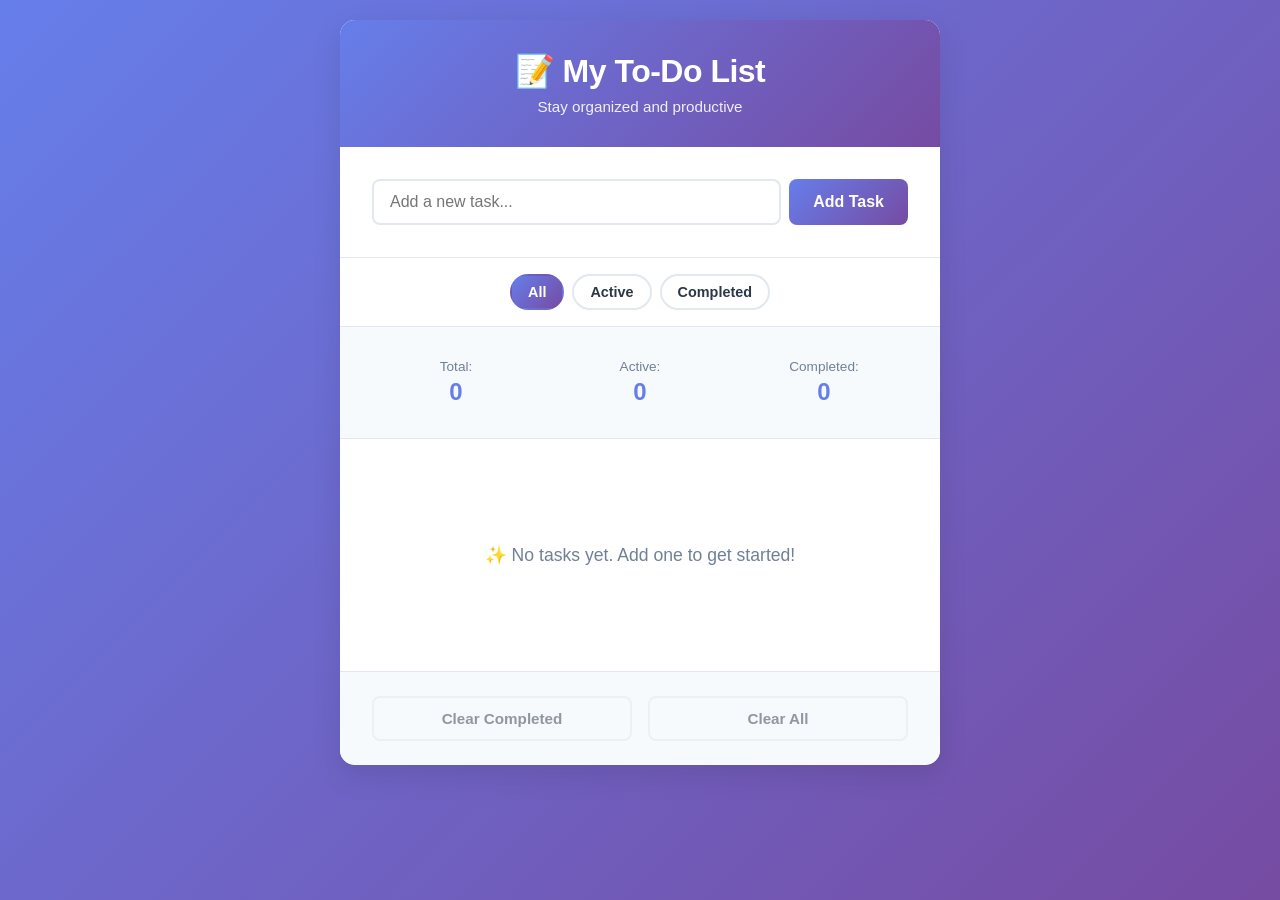
<file: todo/index.html>
<!DOCTYPE html>
<html lang="en">
<head>
    <meta charset="UTF-8">
    <meta name="viewport" content="width=device-width, initial-scale=1.0">
    <meta name="description" content="A simple and elegant to-do list application with local storage functionality.">
    <title>To-Do List App</title>
    <link rel="stylesheet" href="style.css">
</head>
<body>
    <div class="container">
        <div class="todo-app">
            <!-- Header -->
            <header class="todo-header">
                <h1>📝 My To-Do List</h1>
                <p class="subtitle">Stay organized and productive</p>
            </header>

            <!-- Input Section -->
            <div class="input-section">
                <div class="input-group">
                    <input 
                        type="text" 
                        id="todoInput" 
                        class="todo-input" 
                        placeholder="Add a new task..."
                        autocomplete="off"
                    >
                    <button id="addBtn" class="add-btn">Add Task</button>
                </div>
            </div>

            <!-- Filter Buttons -->
            <div class="filter-section">
                <button class="filter-btn active" data-filter="all">All</button>
                <button class="filter-btn" data-filter="active">Active</button>
                <button class="filter-btn" data-filter="completed">Completed</button>
            </div>

            <!-- Stats -->
            <div class="stats-section">
                <div class="stat-item">
                    <span class="stat-label">Total:</span>
                    <span class="stat-value" id="totalCount">0</span>
                </div>
                <div class="stat-item">
                    <span class="stat-label">Active:</span>
                    <span class="stat-value" id="activeCount">0</span>
                </div>
                <div class="stat-item">
                    <span class="stat-label">Completed:</span>
                    <span class="stat-value" id="completedCount">0</span>
                </div>
            </div>

            <!-- To-Do List -->
            <div class="todo-list-container">
                <ul class="todo-list" id="todoList">
                    <!-- Tasks will be added here dynamically -->
                </ul>
                <div class="empty-state" id="emptyState">
                    <p>✨ No tasks yet. Add one to get started!</p>
                </div>
            </div>

            <!-- Action Buttons -->
            <div class="action-buttons">
                <button id="clearCompletedBtn" class="clear-btn">Clear Completed</button>
                <button id="clearAllBtn" class="clear-all-btn">Clear All</button>
            </div>
        </div>
    </div>

    <script src="script.js"></script>
</body>
</html>
</file>
<file: todo/style.css>
/* ===========================
   Reset & Variables
   =========================== */
:root {
    --primary-color: #667eea;
    --secondary-color: #764ba2;
    --success-color: #48bb78;
    --danger-color: #f56565;
    --warning-color: #ed8936;
    --text-dark: #2d3748;
    --text-light: #718096;
    --bg-light: #f7fafc;
    --bg-white: #ffffff;
    --border-color: #e2e8f0;
    --shadow: 0 10px 30px rgba(0, 0, 0, 0.1);
    --transition: all 0.3s ease;
}

* {
    margin: 0;
    padding: 0;
    box-sizing: border-box;
}

html {
    scroll-behavior: smooth;
}

body {
    font-family: 'Segoe UI', Tahoma, Geneva, Verdana, sans-serif;
    background: linear-gradient(135deg, var(--primary-color) 0%, var(--secondary-color) 100%);
    min-height: 100vh;
    padding: 20px;
    color: var(--text-dark);
}

.container {
    max-width: 600px;
    margin: 0 auto;
}

/* ===========================
   Todo App Container
   =========================== */
.todo-app {
    background: var(--bg-white);
    border-radius: 15px;
    box-shadow: var(--shadow);
    overflow: hidden;
    animation: slideIn 0.4s ease;
}

@keyframes slideIn {
    from {
        opacity: 0;
        transform: translateY(20px);
    }
    to {
        opacity: 1;
        transform: translateY(0);
    }
}

/* ===========================
   Header
   =========================== */
.todo-header {
    background: linear-gradient(135deg, var(--primary-color) 0%, var(--secondary-color) 100%);
    color: white;
    padding: 2rem;
    text-align: center;
}

.todo-header h1 {
    font-size: 2rem;
    margin-bottom: 0.5rem;
    font-weight: 700;
    letter-spacing: -0.5px;
}

.subtitle {
    font-size: 0.95rem;
    opacity: 0.9;
    font-weight: 300;
}

/* ===========================
   Input Section
   =========================== */
.input-section {
    padding: 2rem;
    border-bottom: 1px solid var(--border-color);
}

.input-group {
    display: flex;
    gap: 0.5rem;
}

.todo-input {
    flex: 1;
    padding: 0.75rem 1rem;
    border: 2px solid var(--border-color);
    border-radius: 8px;
    font-size: 1rem;
    font-family: inherit;
    transition: var(--transition);
    outline: none;
}

.todo-input:focus {
    border-color: var(--primary-color);
    box-shadow: 0 0 0 3px rgba(102, 126, 234, 0.1);
}

.add-btn {
    padding: 0.75rem 1.5rem;
    background: linear-gradient(135deg, var(--primary-color) 0%, var(--secondary-color) 100%);
    color: white;
    border: none;
    border-radius: 8px;
    font-weight: 600;
    font-size: 1rem;
    cursor: pointer;
    transition: var(--transition);
    white-space: nowrap;
}

.add-btn:hover {
    transform: translateY(-2px);
    box-shadow: 0 5px 15px rgba(102, 126, 234, 0.3);
}

.add-btn:active {
    transform: translateY(0);
}

/* ===========================
   Filter Section
   =========================== */
.filter-section {
    display: flex;
    gap: 0.5rem;
    padding: 1rem 2rem;
    border-bottom: 1px solid var(--border-color);
    justify-content: center;
    flex-wrap: wrap;
}

.filter-btn {
    padding: 0.5rem 1rem;
    border: 2px solid var(--border-color);
    background: transparent;
    color: var(--text-dark);
    border-radius: 20px;
    font-weight: 600;
    cursor: pointer;
    transition: var(--transition);
    font-size: 0.9rem;
}

.filter-btn:hover {
    border-color: var(--primary-color);
    color: var(--primary-color);
}

.filter-btn.active {
    background: linear-gradient(135deg, var(--primary-color) 0%, var(--secondary-color) 100%);
    color: white;
    border-color: transparent;
}

/* ===========================
   Stats Section
   =========================== */
.stats-section {
    display: grid;
    grid-template-columns: repeat(3, 1fr);
    gap: 1rem;
    padding: 1.5rem 2rem;
    background: var(--bg-light);
    border-bottom: 1px solid var(--border-color);
}

.stat-item {
    text-align: center;
    padding: 0.5rem;
}

.stat-label {
    display: block;
    font-size: 0.85rem;
    color: var(--text-light);
    margin-bottom: 0.25rem;
    font-weight: 500;
}

.stat-value {
    display: block;
    font-size: 1.5rem;
    font-weight: 700;
    color: var(--primary-color);
}

/* ===========================
   Todo List
   =========================== */
.todo-list-container {
    position: relative;
    min-height: 200px;
    padding: 1rem 0;
}

.todo-list {
    list-style: none;
    max-height: 500px;
    overflow-y: auto;
}

.todo-item {
    display: flex;
    align-items: center;
    padding: 1rem 2rem;
    border-bottom: 1px solid var(--border-color);
    transition: var(--transition);
    animation: fadeIn 0.3s ease;
}

@keyframes fadeIn {
    from {
        opacity: 0;
        transform: translateX(-10px);
    }
    to {
        opacity: 1;
        transform: translateX(0);
    }
}

.todo-item:hover {
    background: var(--bg-light);
    padding-left: 1.5rem;
}

.todo-item.completed .todo-text {
    text-decoration: line-through;
    color: var(--text-light);
}

.todo-checkbox {
    width: 22px;
    height: 22px;
    margin-right: 1rem;
    cursor: pointer;
    accent-color: var(--primary-color);
    flex-shrink: 0;
}

.todo-text {
    flex: 1;
    font-size: 1rem;
    color: var(--text-dark);
    word-break: break-word;
}

.todo-date {
    font-size: 0.75rem;
    color: var(--text-light);
    margin-left: 1rem;
    white-space: nowrap;
}

.delete-btn {
    background: var(--danger-color);
    color: white;
    border: none;
    padding: 0.4rem 0.8rem;
    border-radius: 5px;
    cursor: pointer;
    font-size: 0.85rem;
    font-weight: 600;
    margin-left: 1rem;
    transition: var(--transition);
    flex-shrink: 0;
}

.delete-btn:hover {
    background: #e53e3e;
    transform: scale(1.05);
}

.delete-btn:active {
    transform: scale(0.95);
}

/* ===========================
   Empty State
   =========================== */
.empty-state {
    display: flex;
    align-items: center;
    justify-content: center;
    min-height: 200px;
    color: var(--text-light);
    font-size: 1.1rem;
    text-align: center;
    padding: 2rem;
}

.empty-state.hidden {
    display: none;
}

/* ===========================
   Action Buttons
   =========================== */
.action-buttons {
    display: flex;
    gap: 1rem;
    padding: 1.5rem 2rem;
    border-top: 1px solid var(--border-color);
    background: var(--bg-light);
}

.clear-btn,
.clear-all-btn {
    flex: 1;
    padding: 0.75rem 1.5rem;
    border: 2px solid var(--border-color);
    background: transparent;
    color: var(--text-dark);
    border-radius: 8px;
    font-weight: 600;
    cursor: pointer;
    transition: var(--transition);
    font-size: 0.95rem;
}

.clear-btn:hover {
    background: var(--warning-color);
    color: white;
    border-color: var(--warning-color);
}

.clear-all-btn:hover {
    background: var(--danger-color);
    color: white;
    border-color: var(--danger-color);
}

.clear-btn:disabled,
.clear-all-btn:disabled {
    opacity: 0.5;
    cursor: not-allowed;
}

/* ===========================
   Scrollbar Styling
   =========================== */
.todo-list::-webkit-scrollbar {
    width: 8px;
}

.todo-list::-webkit-scrollbar-track {
    background: var(--bg-light);
}

.todo-list::-webkit-scrollbar-thumb {
    background: var(--primary-color);
    border-radius: 4px;
}

.todo-list::-webkit-scrollbar-thumb:hover {
    background: var(--secondary-color);
}

/* ===========================
   Responsive Design
   =========================== */
@media (max-width: 600px) {
    .todo-header h1 {
        font-size: 1.5rem;
    }

    .input-group {
        flex-direction: column;
    }

    .add-btn {
        width: 100%;
    }

    .todo-item {
        padding: 0.75rem 1rem;
        flex-wrap: wrap;
    }

    .todo-item:hover {
        padding-left: 1rem;
    }

    .delete-btn {
        margin-left: 0;
        margin-top: 0.5rem;
        flex-basis: 100%;
        width: 100%;
    }

    .stats-section {
        padding: 1rem;
    }

    .action-buttons {
        flex-direction: column;
        padding: 1rem;
    }

    .filter-section {
        padding: 0.75rem 1rem;
    }

    .todo-date {
        margin-left: 0;
        display: block;
        margin-top: 0.5rem;
        width: 100%;
        text-align: right;
    }
}

@media (max-width: 400px) {
    .container {
        padding: 0;
    }

    .todo-app {
        border-radius: 0;
    }

    .todo-header {
        padding: 1.5rem 1rem;
    }

    .input-section,
    .action-buttons {
        padding: 1rem;
    }

    .todo-item {
        padding: 0.75rem 0.75rem;
    }
}
</file>
